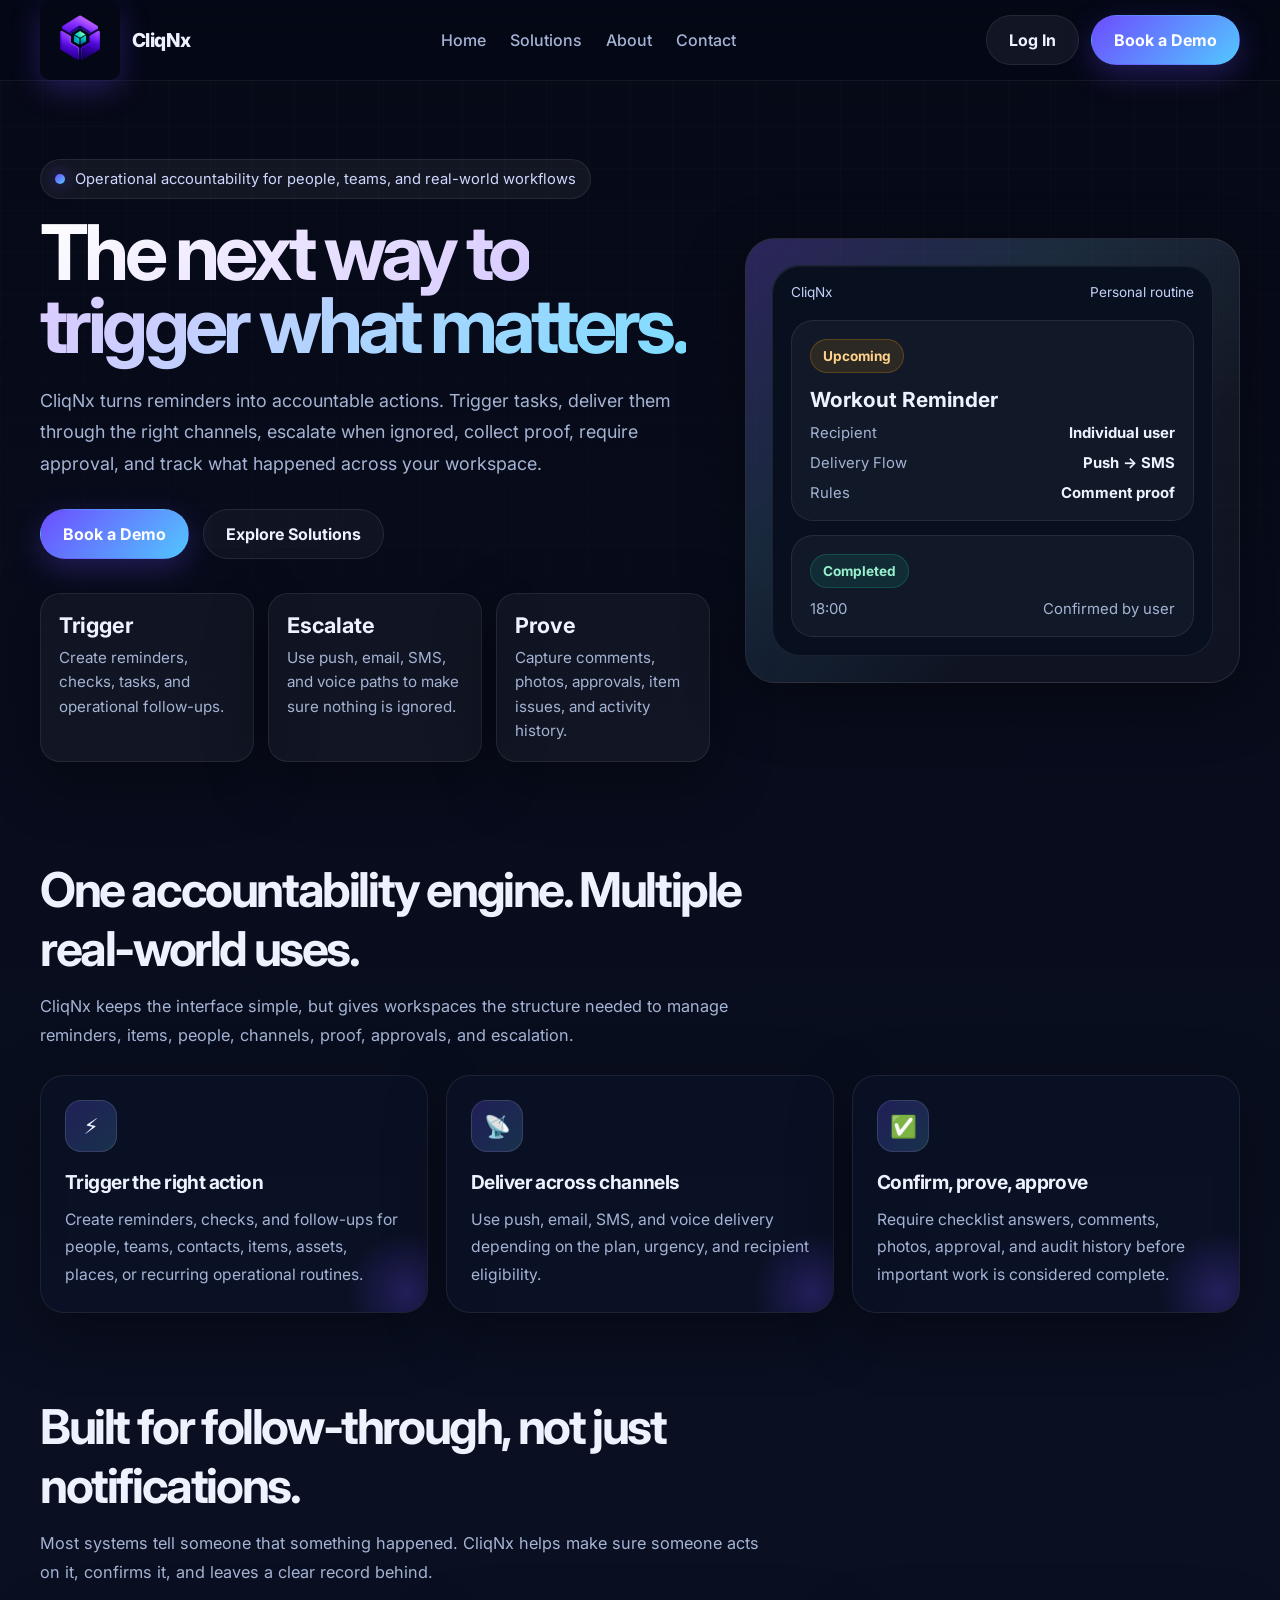
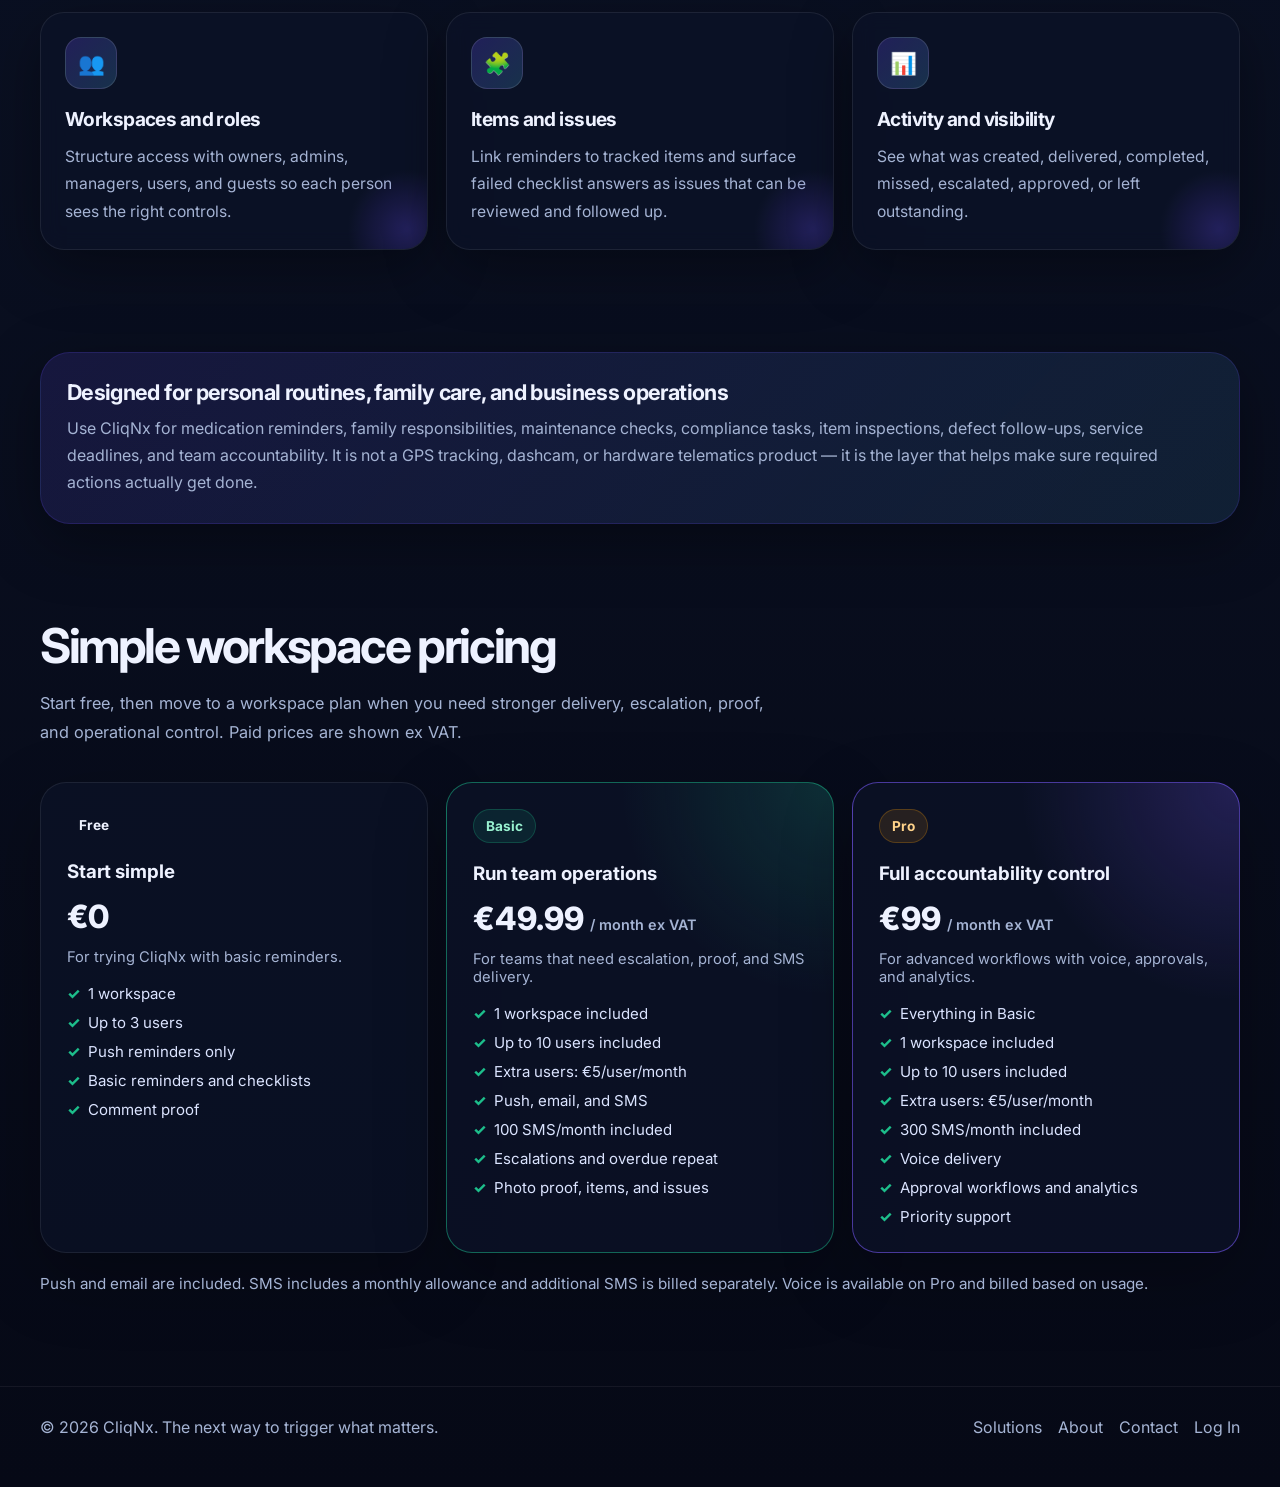
<file: index.html>
<!DOCTYPE html>
<html lang="en">
<head>
  <meta charset="UTF-8" />
  <meta name="viewport" content="width=device-width, initial-scale=1.0" />

  <title>CliqNx | The next way to trigger what matters.</title>

  <meta
    name="description"
    content="CliqNx is an operational accountability platform that helps teams trigger, deliver, escalate, complete, and track the tasks that matter."
  />

  <link rel="icon" type="image/png" href="/assets/cliqnx-favicon.png" />
  <link rel="apple-touch-icon" href="/assets/cliqnx-favicon.png" />

  <link rel="preconnect" href="https://fonts.googleapis.com" />
  <link rel="preconnect" href="https://fonts.gstatic.com" crossorigin />
  <link
    href="https://fonts.googleapis.com/css2?family=Inter:wght@400;500;600;700;800&display=swap"
    rel="stylesheet"
  />

  <link rel="stylesheet" href="assets/styles.css" />

  <style>
    #scenario-content {
      opacity: 1;
      transition: opacity 0.4s ease;
    }

    .nav-actions {
      display: flex;
      align-items: center;
      gap: 12px;
    }

    .btn-login {
      background: rgba(255, 255, 255, 0.06);
      color: var(--text);
      border: 1px solid var(--line);
    }

    .btn-login:hover {
      background: rgba(255, 255, 255, 0.1);
    }

    .brand img {
      height: 80px;
      width: 80px;
      object-fit: contain;
      border-radius: 10px;
    }

    .pricing-grid {
      display: grid;
      grid-template-columns: repeat(3, minmax(0, 1fr));
      gap: 18px;
      margin-top: 34px;
    }

    .price-card {
      position: relative;
      padding: 26px;
      border-radius: 26px;
      background: rgba(12, 18, 39, 0.72);
      border: 1px solid rgba(255, 255, 255, 0.08);
      box-shadow: 0 24px 70px rgba(0, 0, 0, 0.26);
    }

    .price-card.featured {
      border-color: rgba(29, 190, 139, 0.5);
      background:
        radial-gradient(circle at top right, rgba(29, 190, 139, 0.18), transparent 35%),
        rgba(12, 18, 39, 0.82);
    }

    .price-card.premium {
      border-color: rgba(124, 92, 255, 0.55);
      background:
        radial-gradient(circle at top right, rgba(124, 92, 255, 0.22), transparent 36%),
        rgba(12, 18, 39, 0.82);
    }

    .price-tag {
      margin: 16px 0 8px;
      font-size: 2rem;
      line-height: 1;
      font-weight: 800;
      color: #eef2ff;
    }

    .price-tag span {
      font-size: 0.9rem;
      color: #a5b4d4;
      font-weight: 600;
    }

    .price-note {
      color: #a5b4d4;
      font-size: 0.92rem;
      margin-bottom: 18px;
    }

    .price-list {
      display: grid;
      gap: 10px;
      padding: 0;
      margin: 0;
      list-style: none;
    }

    .price-list li {
      color: #dbe4ff;
      font-size: 0.94rem;
    }

    .price-list li::before {
      content: "✓";
      color: #1dbe8b;
      margin-right: 8px;
      font-weight: 800;
    }

    .usage-note {
      margin-top: 18px;
      color: #a5b4d4;
      font-size: 0.95rem;
      line-height: 1.7;
    }

    @media (max-width: 900px) {
      .pricing-grid {
        grid-template-columns: 1fr;
      }

      .nav-actions {
        width: 100%;
        justify-content: flex-start;
        flex-wrap: wrap;
      }
    }
  </style>
</head>

<body>
  <nav class="nav">
    <div class="wrap nav-inner">
      <a class="brand" href="index.html">
        <img src="/assets/cliqnx-favicon.png" alt="CliqNx logo" />
        <span>CliqNx</span>
      </a>

      <div class="nav-links">
        <a href="index.html">Home</a>
        <a href="solutions.html">Solutions</a>
        <a href="about.html">About</a>
        <a href="contact.html">Contact</a>
      </div>

      <div class="nav-actions">
        <a class="btn btn-login" href="https://app.cliqnx.com/">Log In</a>
        <a class="btn btn-primary" href="contact.html">Book a Demo</a>
      </div>
    </div>
  </nav>

  <main>
    <section class="hero">
      <div class="wrap hero-grid">
        <div data-reveal class="visible">
          <div class="eyebrow">
            <span class="glow-dot"></span>
            Operational accountability for people, teams, and real-world workflows
          </div>

          <h1>
            <span class="gradient-text">The next way to trigger what matters.</span>
          </h1>

          <p>
            CliqNx turns reminders into accountable actions. Trigger tasks, deliver them
            through the right channels, escalate when ignored, collect proof, require
            approval, and track what happened across your workspace.
          </p>

          <div class="hero-actions">
            <a class="btn btn-primary" href="contact.html">Book a Demo</a>
            <a class="btn btn-secondary" href="solutions.html">Explore Solutions</a>
          </div>

          <div class="hero-stats">
            <div class="stat" data-reveal>
              <strong>Trigger</strong>
              <span>Create reminders, checks, tasks, and operational follow-ups.</span>
            </div>

            <div class="stat delay-1" data-reveal>
              <strong>Escalate</strong>
              <span>Use push, email, SMS, and voice paths to make sure nothing is ignored.</span>
            </div>

            <div class="stat delay-2" data-reveal>
              <strong>Prove</strong>
              <span>Capture comments, photos, approvals, item issues, and activity history.</span>
            </div>
          </div>
        </div>

        <div class="hero-panel" data-reveal>
          <div class="device">
            <div class="device-top">
              <span>CliqNx</span>
              <span id="scenario-title">Live trigger preview</span>
            </div>

            <div id="scenario-content"></div>
          </div>
        </div>
      </div>
    </section>

    <section>
      <div class="wrap">
        <div class="section-heading" data-reveal>
          <h2>One accountability engine. Multiple real-world uses.</h2>
          <p>
            CliqNx keeps the interface simple, but gives workspaces the structure needed
            to manage reminders, items, people, channels, proof, approvals, and escalation.
          </p>
        </div>

        <div class="card-grid">
          <article class="feature-card" data-reveal>
            <div class="icon-box">⚡</div>
            <h3>Trigger the right action</h3>
            <p>
              Create reminders, checks, and follow-ups for people, teams, contacts,
              items, assets, places, or recurring operational routines.
            </p>
          </article>

          <article class="feature-card delay-1" data-reveal>
            <div class="icon-box">📡</div>
            <h3>Deliver across channels</h3>
            <p>
              Use push, email, SMS, and voice delivery depending on the plan, urgency,
              and recipient eligibility.
            </p>
          </article>

          <article class="feature-card delay-2" data-reveal>
            <div class="icon-box">✅</div>
            <h3>Confirm, prove, approve</h3>
            <p>
              Require checklist answers, comments, photos, approval, and audit history
              before important work is considered complete.
            </p>
          </article>
        </div>
      </div>
    </section>

    <section>
      <div class="wrap">
        <div class="section-heading" data-reveal>
          <h2>Built for follow-through, not just notifications.</h2>
          <p>
            Most systems tell someone that something happened. CliqNx helps make sure
            someone acts on it, confirms it, and leaves a clear record behind.
          </p>
        </div>

        <div class="card-grid">
          <article class="feature-card" data-reveal>
            <div class="icon-box">👥</div>
            <h3>Workspaces and roles</h3>
            <p>
              Structure access with owners, admins, managers, users, and guests so each
              person sees the right controls.
            </p>
          </article>

          <article class="feature-card delay-1" data-reveal>
            <div class="icon-box">🧩</div>
            <h3>Items and issues</h3>
            <p>
              Link reminders to tracked items and surface failed checklist answers as
              issues that can be reviewed and followed up.
            </p>
          </article>

          <article class="feature-card delay-2" data-reveal>
            <div class="icon-box">📊</div>
            <h3>Activity and visibility</h3>
            <p>
              See what was created, delivered, completed, missed, escalated, approved,
              or left outstanding.
            </p>
          </article>
        </div>
      </div>
    </section>

    <section>
      <div class="wrap">
        <div class="band" data-reveal>
          <h3>Designed for personal routines, family care, and business operations</h3>
          <p>
            Use CliqNx for medication reminders, family responsibilities, maintenance
            checks, compliance tasks, item inspections, defect follow-ups, service
            deadlines, and team accountability. It is not a GPS tracking, dashcam, or
            hardware telematics product — it is the layer that helps make sure required
            actions actually get done.
          </p>
        </div>
      </div>
    </section>

    <section>
      <div class="wrap">
        <div class="section-heading" data-reveal>
          <h2>Simple workspace pricing</h2>
          <p>
            Start free, then move to a workspace plan when you need stronger delivery,
            escalation, proof, and operational control. Paid prices are shown ex VAT.
          </p>
        </div>

        <div class="pricing-grid">
          <article class="price-card" data-reveal>
            <div class="status-pill">Free</div>
            <h3>Start simple</h3>
            <div class="price-tag">€0</div>
            <p class="price-note">For trying CliqNx with basic reminders.</p>
            <ul class="price-list">
              <li>1 workspace</li>
              <li>Up to 3 users</li>
              <li>Push reminders only</li>
              <li>Basic reminders and checklists</li>
              <li>Comment proof</li>
            </ul>
          </article>

          <article class="price-card featured delay-1" data-reveal>
            <div class="status-pill status-success">Basic</div>
            <h3>Run team operations</h3>
            <div class="price-tag">€49.99 <span>/ month ex VAT</span></div>
            <p class="price-note">For teams that need escalation, proof, and SMS delivery.</p>
            <ul class="price-list">
              <li>1 workspace included</li>
              <li>Up to 10 users included</li>
              <li>Extra users: €5/user/month</li>
              <li>Push, email, and SMS</li>
              <li>100 SMS/month included</li>
              <li>Escalations and overdue repeat</li>
              <li>Photo proof, items, and issues</li>
            </ul>
          </article>

          <article class="price-card premium delay-2" data-reveal>
            <div class="status-pill status-warning">Pro</div>
            <h3>Full accountability control</h3>
            <div class="price-tag">€99 <span>/ month ex VAT</span></div>
            <p class="price-note">For advanced workflows with voice, approvals, and analytics.</p>
            <ul class="price-list">
              <li>Everything in Basic</li>
              <li>1 workspace included</li>
              <li>Up to 10 users included</li>
              <li>Extra users: €5/user/month</li>
              <li>300 SMS/month included</li>
              <li>Voice delivery</li>
              <li>Approval workflows and analytics</li>
              <li>Priority support</li>
            </ul>
          </article>
        </div>

        <p class="usage-note" data-reveal>
          Push and email are included. SMS includes a monthly allowance and additional
          SMS is billed separately. Voice is available on Pro and billed based on usage.
        </p>
      </div>
    </section>
  </main>

  <footer>
    <div class="wrap footer-inner">
      <span>© 2026 CliqNx. The next way to trigger what matters.</span>

      <div style="display: flex; gap: 16px;">
        <a href="solutions.html">Solutions</a>
        <a href="about.html">About</a>
        <a href="contact.html">Contact</a>
        <a href="https://app.cliqnx.com/">Log In</a>
      </div>
    </div>
  </footer>

  <script>
    const revealEls = document.querySelectorAll("[data-reveal]");

    const observer = new IntersectionObserver((entries) => {
      entries.forEach((entry) => {
        if (entry.isIntersecting) {
          entry.target.classList.add("visible");
          observer.unobserve(entry.target);
        }
      });
    }, { threshold: 0.18 });

    revealEls.forEach((el) => observer.observe(el));

    const scenarios = [
      {
        title: "Personal routine",
        html: `
          <div class="device-card">
            <div class="status-pill status-warning">Upcoming</div>
            <h3 style="margin: 14px 0 0; font-size: 1.3rem;">Workout Reminder</h3>
            <div class="mini-row">
              <span>Recipient</span>
              <strong style="color: #EEF2FF;">Individual user</strong>
            </div>
            <div class="mini-row">
              <span>Delivery Flow</span>
              <strong style="color: #EEF2FF;">Push → SMS</strong>
            </div>
            <div class="mini-row">
              <span>Rules</span>
              <strong style="color: #EEF2FF;">Comment proof</strong>
            </div>
          </div>
          <div class="device-card">
            <div class="status-pill status-success">Completed</div>
            <div class="mini-row">
              <span>18:00</span>
              <span>Confirmed by user</span>
            </div>
          </div>
        `
      },
      {
        title: "Family coordination",
        html: `
          <div class="device-card">
            <div class="status-pill status-warning">Pending</div>
            <h3 style="margin: 14px 0 0; font-size: 1.3rem;">Children Homework Check</h3>
            <div class="mini-row">
              <span>Recipients</span>
              <strong style="color: #EEF2FF;">Child → Parent</strong>
            </div>
            <div class="mini-row">
              <span>Delivery Flow</span>
              <strong style="color: #EEF2FF;">Push → Parent alert</strong>
            </div>
            <div class="mini-row">
              <span>Rules</span>
              <strong style="color: #EEF2FF;">Approval required</strong>
            </div>
          </div>
          <div class="device-card">
            <div class="status-pill status-success">Approved</div>
            <div class="mini-row">
              <span>19:15</span>
              <span>Reviewed by parent</span>
            </div>
          </div>
        `
      },
      {
        title: "Elderly care",
        html: `
          <div class="device-card">
            <div class="status-pill status-warning">Medication due</div>
            <h3 style="margin: 14px 0 0; font-size: 1.3rem;">Morning Medication Reminder</h3>
            <div class="mini-row">
              <span>Recipients</span>
              <strong style="color: #EEF2FF;">Elderly person → Carer</strong>
            </div>
            <div class="mini-row">
              <span>Delivery Flow</span>
              <strong style="color: #EEF2FF;">Push → Voice call</strong>
            </div>
            <div class="mini-row">
              <span>Escalation</span>
              <strong style="color: #EEF2FF;">Notify carer if missed</strong>
            </div>
          </div>
          <div class="device-card">
            <div class="status-pill status-success">Acknowledged</div>
            <div class="mini-row">
              <span>08:10</span>
              <span>Confirmed by carer</span>
            </div>
          </div>
        `
      },
      {
        title: "Business operations",
        html: `
          <div class="device-card">
            <div class="status-pill status-warning">Upcoming check</div>
            <h3 style="margin: 14px 0 0; font-size: 1.3rem;">Forklift FL-03 Safety Check</h3>
            <div class="mini-row">
              <span>Recipients</span>
              <strong style="color: #EEF2FF;">Operator → Supervisor</strong>
            </div>
            <div class="mini-row">
              <span>Delivery Flow</span>
              <strong style="color: #EEF2FF;">Push → SMS → Email</strong>
            </div>
            <div class="mini-row">
              <span>Rules</span>
              <strong style="color: #EEF2FF;">Photo + comment required</strong>
            </div>
          </div>
          <div class="device-card">
            <div class="status-pill status-success">Completed</div>
            <div class="mini-row">
              <span>07:45</span>
              <span>Approved by Manager</span>
            </div>
          </div>
        `
      },
      {
        title: "Maintenance check",
        html: `
          <div class="device-card">
            <div class="status-pill status-warning">Issue raised</div>
            <h3 style="margin: 14px 0 0; font-size: 1.3rem;">Service Check Failed</h3>
            <div class="mini-row">
              <span>Linked item</span>
              <strong style="color: #EEF2FF;">Van 04 · Rear tyre</strong>
            </div>
            <div class="mini-row">
              <span>Checklist</span>
              <strong style="color: #EEF2FF;">Defect captured</strong>
            </div>
            <div class="mini-row">
              <span>Next action</span>
              <strong style="color: #EEF2FF;">Manager follow-up</strong>
            </div>
          </div>
          <div class="device-card">
            <div class="status-pill status-success">Tracked</div>
            <div class="mini-row">
              <span>Issue</span>
              <span>Added to item history</span>
            </div>
          </div>
        `
      }
    ];

    let scenarioIndex = 0;
    const scenarioTitleEl = document.getElementById("scenario-title");
    const scenarioContentEl = document.getElementById("scenario-content");

    function renderScenario(index) {
      scenarioTitleEl.textContent = scenarios[index].title;
      scenarioContentEl.style.opacity = 0;

      setTimeout(() => {
        scenarioContentEl.innerHTML = scenarios[index].html;
        scenarioContentEl.style.opacity = 1;
      }, 200);
    }

    renderScenario(scenarioIndex);

    setInterval(() => {
      scenarioIndex = (scenarioIndex + 1) % scenarios.length;
      renderScenario(scenarioIndex);
    }, 5000);
  </script>
</body>
</html>
</file>
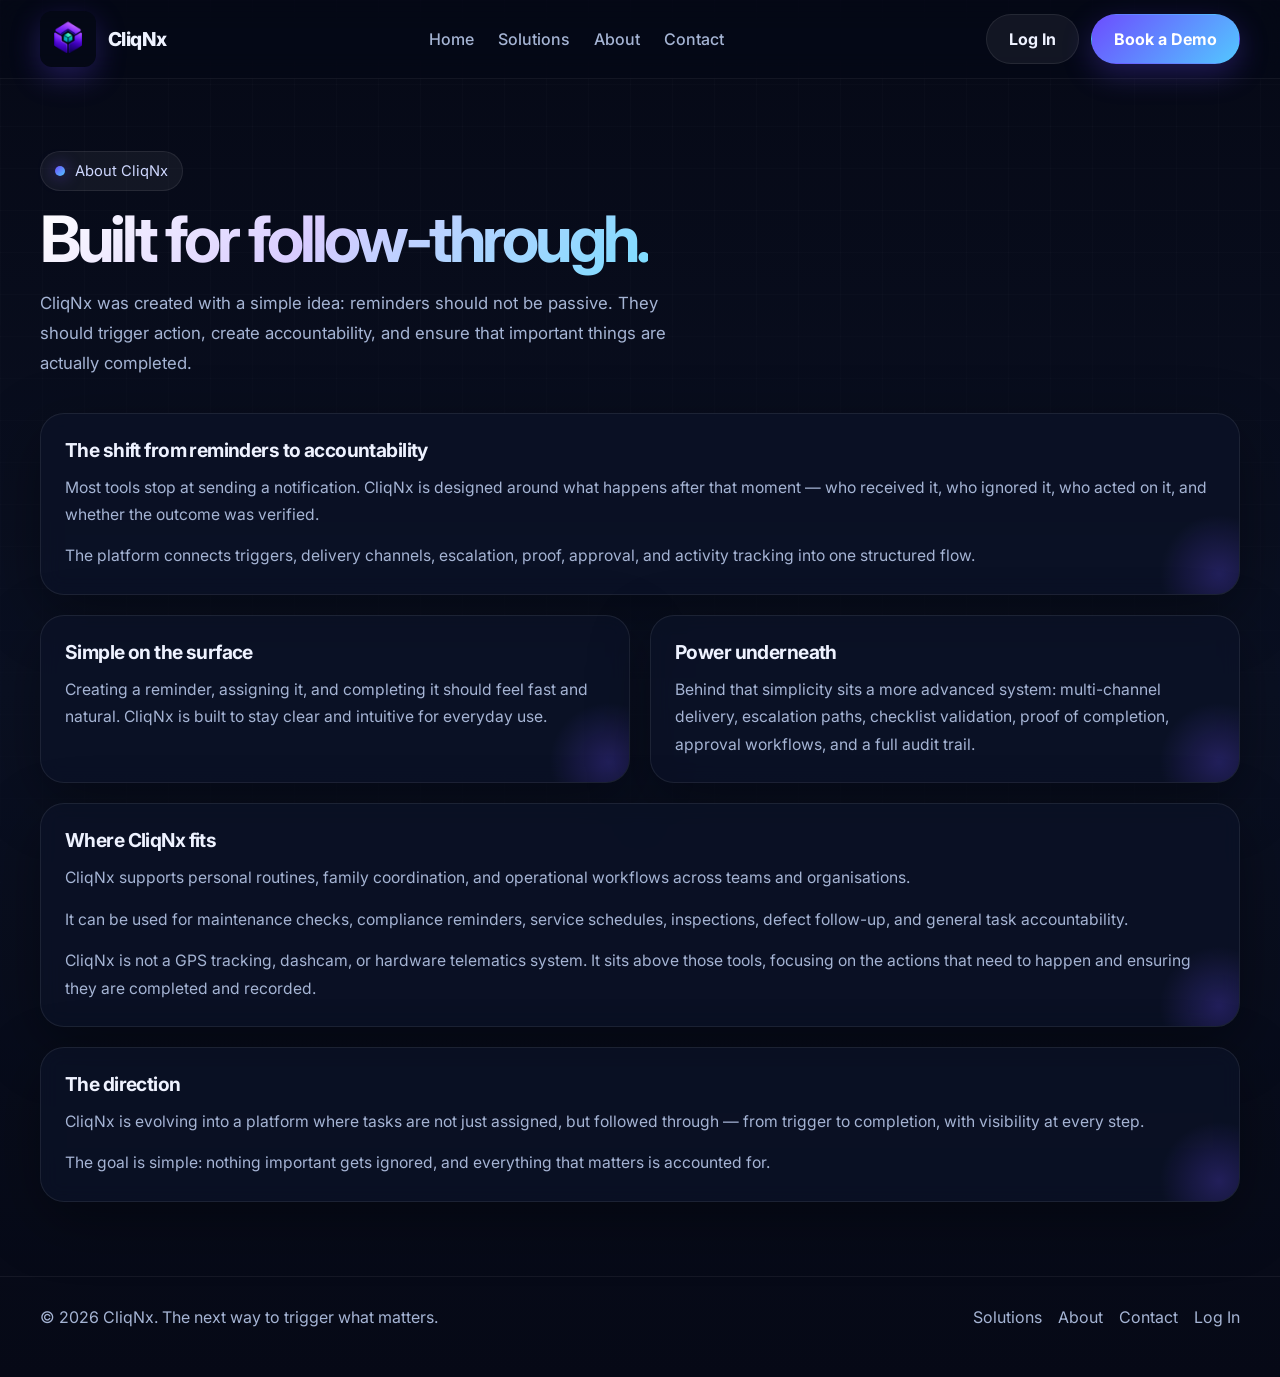
<file: about.html>
<!DOCTYPE html>
<html lang="en">
<head>
  <meta charset="UTF-8" />
  <meta name="viewport" content="width=device-width, initial-scale=1.0" />

  <title>About CliqNx | Operational accountability platform</title>

  <meta
    name="description"
    content="CliqNx is an operational accountability platform built to help people and teams trigger, escalate, complete, and track the work that matters."
  />

  <!-- Favicon -->
  <link rel="icon" type="image/png" href="/assets/cliqnx-favicon.png" />
  <link rel="apple-touch-icon" href="/assets/cliqnx-favicon.png" />

  <link rel="preconnect" href="https://fonts.googleapis.com" />
  <link rel="preconnect" href="https://fonts.gstatic.com" crossorigin />
  <link
    href="https://fonts.googleapis.com/css2?family=Inter:wght@400;500;600;700;800&display=swap"
    rel="stylesheet"
  />

  <link rel="stylesheet" href="assets/styles.css" />

  <style>
    .nav-actions {
      display: flex;
      align-items: center;
      gap: 12px;
    }

    .btn-login {
      background: rgba(255, 255, 255, 0.06);
      color: var(--text);
      border: 1px solid var(--line);
    }

    .btn-login:hover {
      background: rgba(255, 255, 255, 0.1);
    }

    .brand img {
      height: 56px;
      width: 56px;
      object-fit: contain;
      border-radius: 12px;
    }

    @media (max-width: 900px) {
      .nav-actions {
        width: 100%;
        flex-wrap: wrap;
      }
    }
  </style>
</head>

<body>
  <nav class="nav">
    <div class="wrap nav-inner">
      <a class="brand" href="index.html">
        <img src="/assets/cliqnx-favicon.png" alt="CliqNx logo" />
        <span>CliqNx</span>
      </a>

      <div class="nav-links">
        <a href="index.html">Home</a>
        <a href="solutions.html">Solutions</a>
        <a href="about.html">About</a>
        <a href="contact.html">Contact</a>
      </div>

      <div class="nav-actions">
        <a class="btn btn-login" href="https://app.cliqnx.com/">Log In</a>
        <a class="btn btn-primary" href="contact.html">Book a Demo</a>
      </div>
    </div>
  </nav>

  <main>
    <section class="hero hero-compact">
      <div class="wrap">
        <div class="eyebrow">
          <span class="glow-dot"></span>
          About CliqNx
        </div>

        <div class="hero-copy">
          <h1 class="page-title">
            <span class="gradient-text">Built for follow-through.</span>
          </h1>
          <p>
            CliqNx was created with a simple idea: reminders should not be passive.
            They should trigger action, create accountability, and ensure that
            important things are actually completed.
          </p>
        </div>
      </div>
    </section>

    <section style="padding-top: 10px;">
      <div class="wrap stack">

        <article class="card">
          <h2>The shift from reminders to accountability</h2>
          <p>
            Most tools stop at sending a notification. CliqNx is designed around what
            happens after that moment — who received it, who ignored it, who acted on it,
            and whether the outcome was verified.
          </p>
          <p>
            The platform connects triggers, delivery channels, escalation, proof,
            approval, and activity tracking into one structured flow.
          </p>
        </article>

        <div class="split">
          <article class="card">
            <h2>Simple on the surface</h2>
            <p>
              Creating a reminder, assigning it, and completing it should feel fast and
              natural. CliqNx is built to stay clear and intuitive for everyday use.
            </p>
          </article>

          <article class="card">
            <h2>Power underneath</h2>
            <p>
              Behind that simplicity sits a more advanced system: multi-channel delivery,
              escalation paths, checklist validation, proof of completion, approval
              workflows, and a full audit trail.
            </p>
          </article>
        </div>

        <article class="card">
          <h2>Where CliqNx fits</h2>
          <p>
            CliqNx supports personal routines, family coordination, and operational
            workflows across teams and organisations.
          </p>

          <p>
            It can be used for maintenance checks, compliance reminders, service
            schedules, inspections, defect follow-up, and general task accountability.
          </p>

          <p>
            CliqNx is not a GPS tracking, dashcam, or hardware telematics system. It
            sits above those tools, focusing on the actions that need to happen and
            ensuring they are completed and recorded.
          </p>
        </article>

        <article class="card">
          <h2>The direction</h2>
          <p>
            CliqNx is evolving into a platform where tasks are not just assigned, but
            followed through — from trigger to completion, with visibility at every step.
          </p>

          <p>
            The goal is simple: nothing important gets ignored, and everything that
            matters is accounted for.
          </p>
        </article>

      </div>
    </section>
  </main>

  <footer>
    <div class="wrap footer-inner">
      <span>© 2026 CliqNx. The next way to trigger what matters.</span>

      <div style="display: flex; gap: 16px;">
        <a href="solutions.html">Solutions</a>
        <a href="about.html">About</a>
        <a href="contact.html">Contact</a>
        <a href="https://app.cliqnx.com/">Log In</a>
      </div>
    </div>
  </footer>
</body>
</html>
</file>
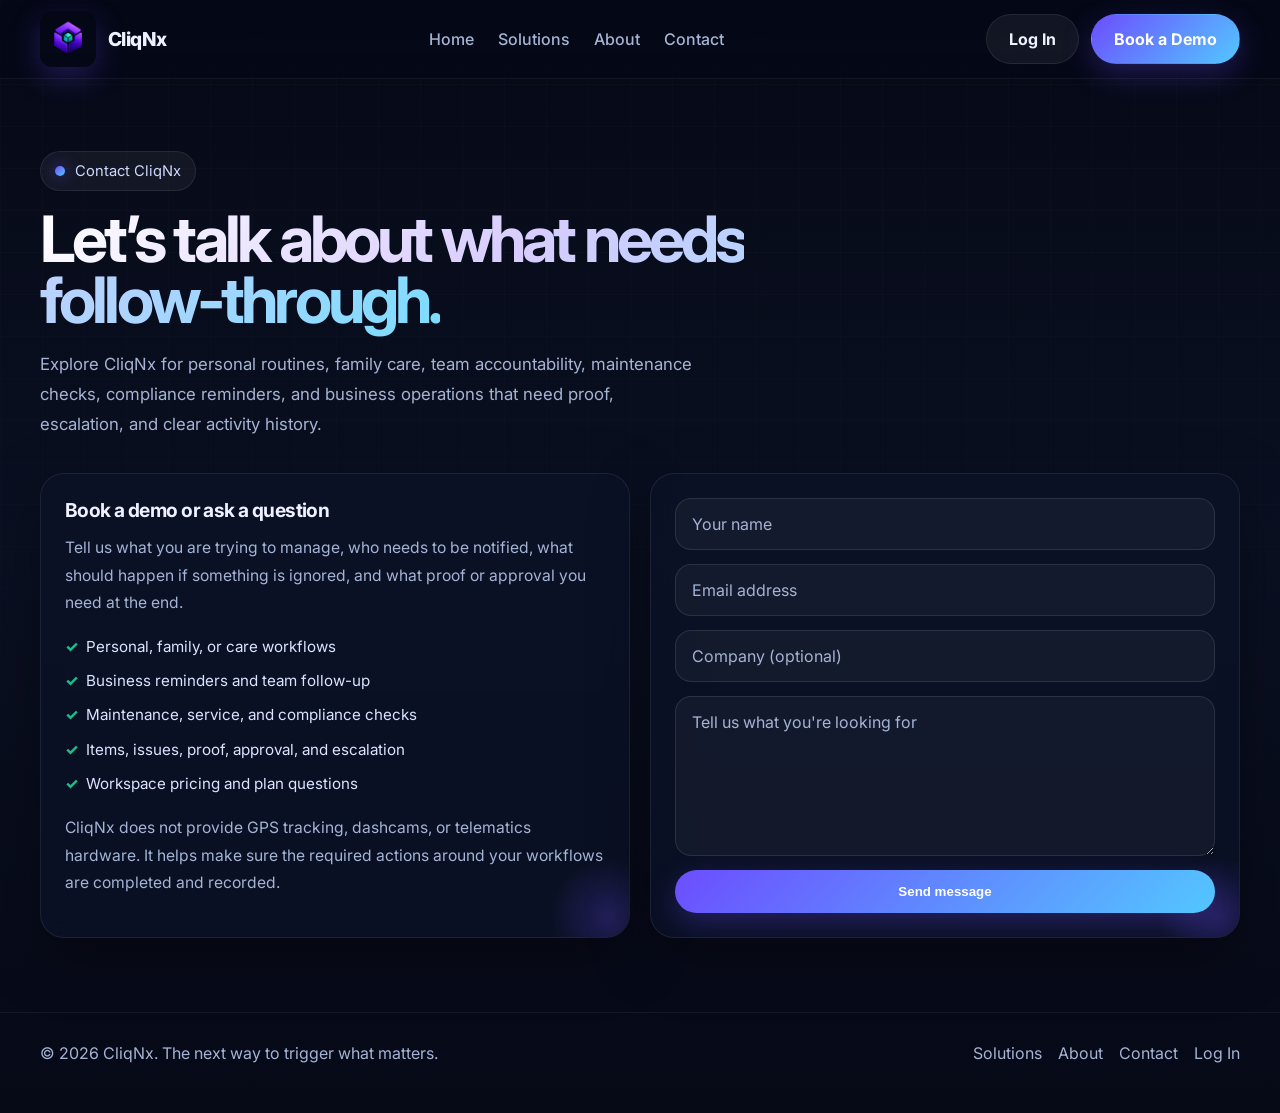
<file: contact.html>
<!DOCTYPE html>
<html lang="en">
<head>
  <meta charset="UTF-8" />
  <meta name="viewport" content="width=device-width, initial-scale=1.0" />

  <title>Contact CliqNx | Book a Demo</title>

  <meta
    name="description"
    content="Contact CliqNx to explore operational accountability workflows for teams, families, care routines, maintenance checks, and business operations."
  />

  <link rel="icon" type="image/png" href="/assets/cliqnx-favicon.png" />
  <link rel="apple-touch-icon" href="/assets/cliqnx-favicon.png" />

  <link rel="preconnect" href="https://fonts.googleapis.com" />
  <link rel="preconnect" href="https://fonts.gstatic.com" crossorigin />
  <link
    href="https://fonts.googleapis.com/css2?family=Inter:wght@400;500;600;700;800&display=swap"
    rel="stylesheet"
  />

  <link rel="stylesheet" href="assets/styles.css" />

  <style>
    .nav-actions {
      display: flex;
      align-items: center;
      gap: 12px;
    }

    .btn-login {
      background: rgba(255, 255, 255, 0.06);
      color: var(--text);
      border: 1px solid var(--line);
    }

    .btn-login:hover {
      background: rgba(255, 255, 255, 0.1);
    }

    .brand img {
      height: 56px;
      width: 56px;
      object-fit: contain;
      border-radius: 12px;
    }

    .contact-list {
      display: grid;
      gap: 10px;
      padding: 0;
      margin: 18px 0 0;
      list-style: none;
    }

    .contact-list li {
      color: #dbe4ff;
      font-size: 0.95rem;
      line-height: 1.6;
    }

    .contact-list li::before {
      content: "✓";
      color: #1dbe8b;
      margin-right: 8px;
      font-weight: 800;
    }

    @media (max-width: 900px) {
      .nav-actions {
        width: 100%;
        flex-wrap: wrap;
      }
    }
  </style>
</head>

<body>
  <nav class="nav">
    <div class="wrap nav-inner">
      <a class="brand" href="index.html">
        <img src="/assets/cliqnx-favicon.png" alt="CliqNx logo" />
        <span>CliqNx</span>
      </a>

      <div class="nav-links">
        <a href="index.html">Home</a>
        <a href="solutions.html">Solutions</a>
        <a href="about.html">About</a>
        <a href="contact.html">Contact</a>
      </div>

      <div class="nav-actions">
        <a class="btn btn-login" href="https://app.cliqnx.com/">Log In</a>
        <a class="btn btn-primary" href="contact.html">Book a Demo</a>
      </div>
    </div>
  </nav>

  <main>
    <section class="hero hero-compact">
      <div class="wrap">
        <div class="eyebrow">
          <span class="glow-dot"></span>
          Contact CliqNx
        </div>

        <div class="hero-copy">
          <h1 class="page-title">
            <span class="gradient-text">Let’s talk about what needs follow-through.</span>
          </h1>
          <p>
            Explore CliqNx for personal routines, family care, team accountability,
            maintenance checks, compliance reminders, and business operations that need
            proof, escalation, and clear activity history.
          </p>
        </div>
      </div>
    </section>

    <section style="padding-top: 10px;">
      <div class="wrap contact-layout">
        <article class="card">
          <h2>Book a demo or ask a question</h2>
          <p>
            Tell us what you are trying to manage, who needs to be notified, what should
            happen if something is ignored, and what proof or approval you need at the end.
          </p>

          <ul class="contact-list">
            <li>Personal, family, or care workflows</li>
            <li>Business reminders and team follow-up</li>
            <li>Maintenance, service, and compliance checks</li>
            <li>Items, issues, proof, approval, and escalation</li>
            <li>Workspace pricing and plan questions</li>
          </ul>

          <p style="margin-top: 18px;">
            CliqNx does not provide GPS tracking, dashcams, or telematics hardware. It helps
            make sure the required actions around your workflows are completed and recorded.
          </p>
        </article>

        <article class="card">
          <form class="contact-form" id="contactForm">
            <input type="text" name="name" placeholder="Your name" required />
            <input type="email" name="email" placeholder="Email address" required />
            <input type="text" name="company" placeholder="Company (optional)" />
            <textarea name="message" placeholder="Tell us what you're looking for" required></textarea>

            <button class="btn btn-primary" type="submit" style="border: none;">
              Send message
            </button>
          </form>

          <div id="form-success" style="display:none; margin-top:12px; color:#98F0CF;">
            Message sent successfully. We will get back to you shortly.
          </div>

          <div id="form-error" style="display:none; margin-top:12px; color:#ff7b7b;">
            Something went wrong. Please try again.
          </div>
        </article>
      </div>
    </section>
  </main>

  <footer>
    <div class="wrap footer-inner">
      <span>© 2026 CliqNx. The next way to trigger what matters.</span>

      <div style="display: flex; gap: 16px;">
        <a href="solutions.html">Solutions</a>
        <a href="about.html">About</a>
        <a href="contact.html">Contact</a>
        <a href="https://app.cliqnx.com/">Log In</a>
      </div>
    </div>
  </footer>

  <script>
    const form = document.getElementById("contactForm");

    form.addEventListener("submit", async (e) => {
      e.preventDefault();

      const formData = new FormData(form);

      const data = {
        name: formData.get("name"),
        email: formData.get("email"),
        company: formData.get("company"),
        message: formData.get("message"),
      };

      try {
        const res = await fetch("https://mobileapp.cliqnx.com/api/contact", {
          method: "POST",
          headers: {
            "Content-Type": "application/json",
          },
          body: JSON.stringify(data),
        });

        if (res.ok) {
          document.getElementById("form-success").style.display = "block";
          document.getElementById("form-error").style.display = "none";
          form.reset();
        } else {
          throw new Error("Failed");
        }
      } catch (err) {
        document.getElementById("form-error").style.display = "block";
        document.getElementById("form-success").style.display = "none";
      }
    });
  </script>
</body>
</html>
</file>
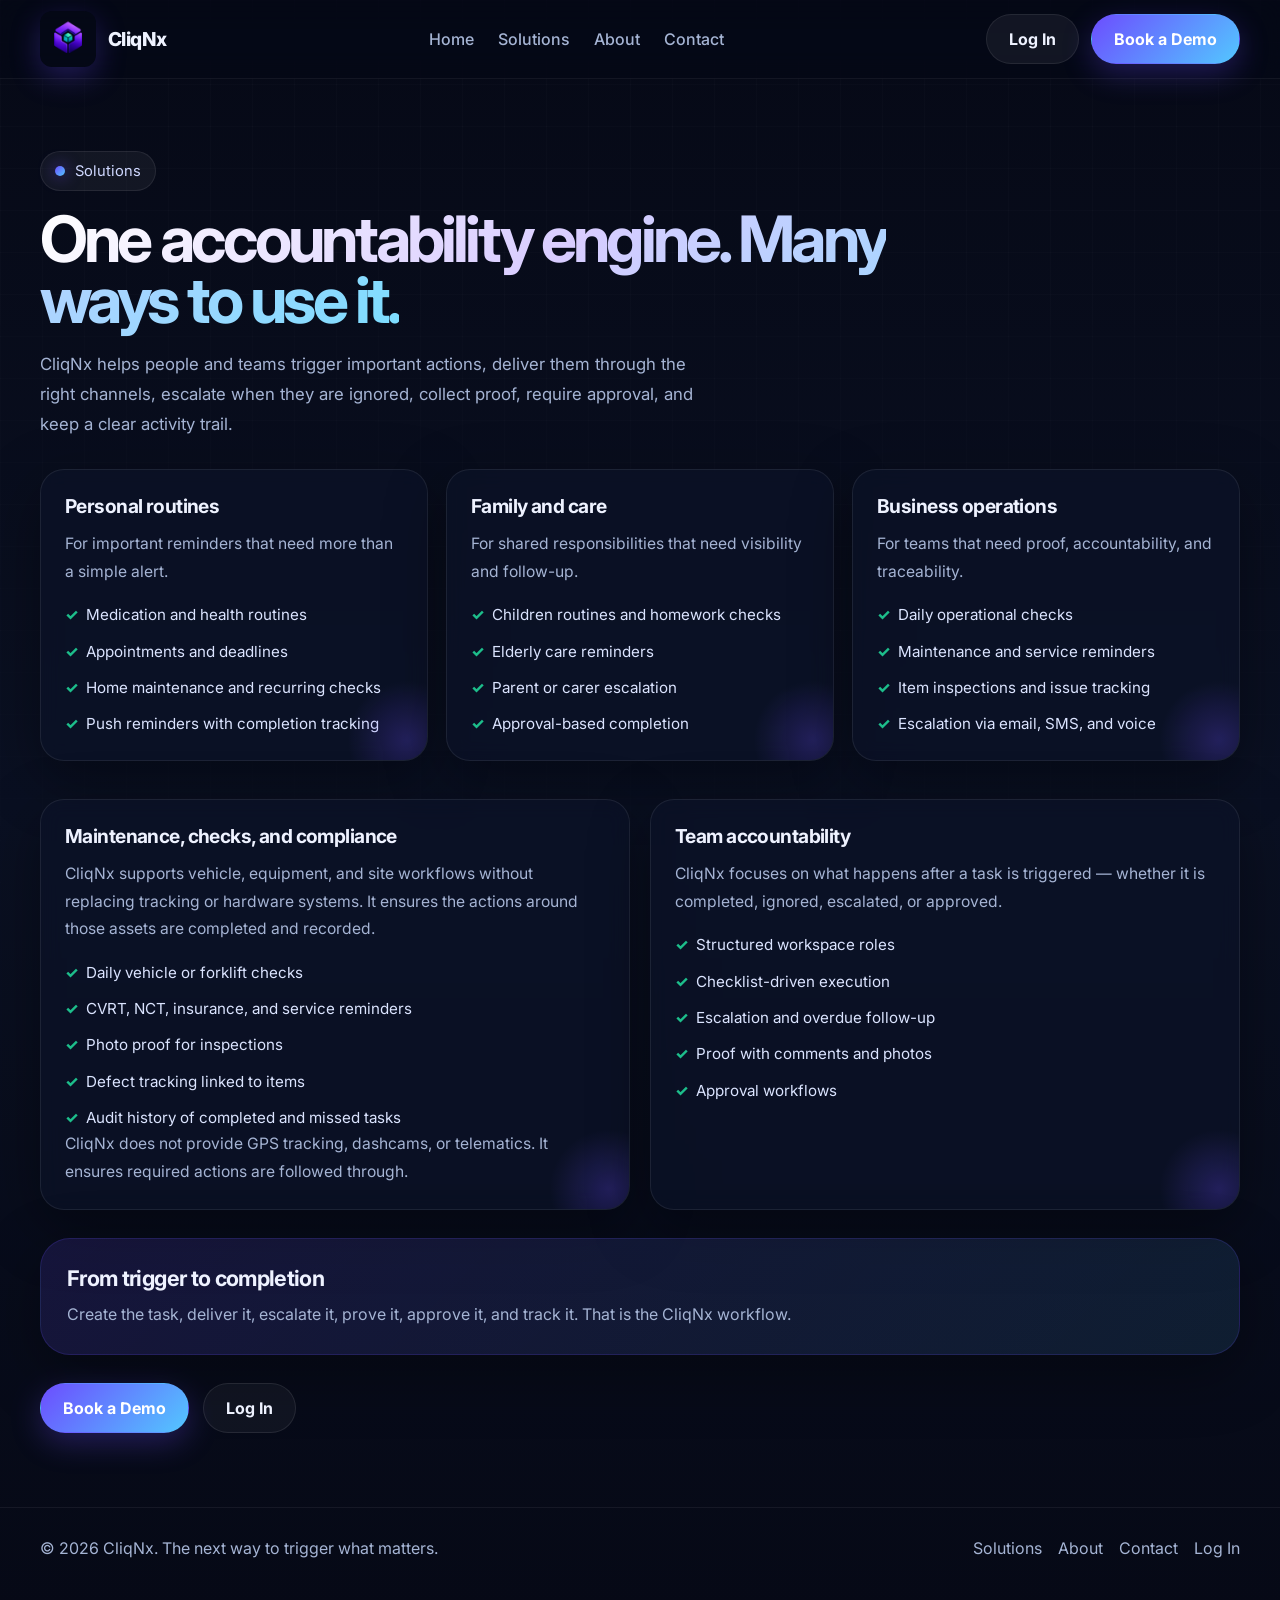
<file: solutions.html>
<!DOCTYPE html>
<html lang="en">
<head>
  <meta charset="UTF-8" />
  <meta name="viewport" content="width=device-width, initial-scale=1.0" />

  <title>CliqNx Solutions | Operational accountability for real-world workflows</title>

  <meta
    name="description"
    content="CliqNx solutions for personal routines, family coordination, elderly care, business operations, maintenance checks, and accountable follow-up workflows."
  />

  <!-- Favicon -->
  <link rel="icon" type="image/png" href="/assets/cliqnx-favicon.png" />
  <link rel="apple-touch-icon" href="/assets/cliqnx-favicon.png" />

  <link rel="preconnect" href="https://fonts.googleapis.com" />
  <link rel="preconnect" href="https://fonts.gstatic.com" crossorigin />
  <link
    href="https://fonts.googleapis.com/css2?family=Inter:wght@400;500;600;700;800&display=swap"
    rel="stylesheet"
  />

  <link rel="stylesheet" href="assets/styles.css" />

  <style>
    .nav-actions {
      display: flex;
      align-items: center;
      gap: 12px;
    }

    .btn-login {
      background: rgba(255, 255, 255, 0.06);
      color: var(--text);
      border: 1px solid var(--line);
    }

    .btn-login:hover {
      background: rgba(255, 255, 255, 0.1);
    }

    .brand img {
      height: 56px;
      width: 56px;
      object-fit: contain;
      border-radius: 12px;
    }

    .solution-list {
      display: grid;
      gap: 12px;
      padding: 0;
      margin: 18px 0 0;
      list-style: none;
    }

    .solution-list li {
      color: #dbe4ff;
      font-size: 0.95rem;
      line-height: 1.6;
    }

    .solution-list li::before {
      content: "✓";
      color: #1dbe8b;
      margin-right: 8px;
      font-weight: 800;
    }

    .solution-note {
      margin-top: 18px;
      color: #a5b4d4;
      font-size: 0.95rem;
      line-height: 1.7;
    }

    @media (max-width: 900px) {
      .nav-actions {
        width: 100%;
        flex-wrap: wrap;
      }
    }
  </style>
</head>

<body>
  <nav class="nav">
    <div class="wrap nav-inner">
      <a class="brand" href="index.html">
        <img src="/assets/cliqnx-favicon.png" alt="CliqNx logo" />
        <span>CliqNx</span>
      </a>

      <div class="nav-links">
        <a href="index.html">Home</a>
        <a href="solutions.html">Solutions</a>
        <a href="about.html">About</a>
        <a href="contact.html">Contact</a>
      </div>

      <div class="nav-actions">
        <a class="btn btn-login" href="https://app.cliqnx.com/">Log In</a>
        <a class="btn btn-primary" href="contact.html">Book a Demo</a>
      </div>
    </div>
  </nav>

  <main>
    <section class="hero hero-compact">
      <div class="wrap">
        <div class="chip">
          <span class="glow-dot"></span>
          Solutions
        </div>

        <div class="hero-copy">
          <h1 class="page-title">
            <span class="gradient-text">One accountability engine. Many ways to use it.</span>
          </h1>
          <p>
            CliqNx helps people and teams trigger important actions, deliver them through
            the right channels, escalate when they are ignored, collect proof, require
            approval, and keep a clear activity trail.
          </p>
        </div>

        <div class="card-grid" style="margin-top: 30px;">
          <article class="card">
            <h3>Personal routines</h3>
            <p>For important reminders that need more than a simple alert.</p>
            <ul class="solution-list">
              <li>Medication and health routines</li>
              <li>Appointments and deadlines</li>
              <li>Home maintenance and recurring checks</li>
              <li>Push reminders with completion tracking</li>
            </ul>
          </article>

          <article class="card">
            <h3>Family and care</h3>
            <p>For shared responsibilities that need visibility and follow-up.</p>
            <ul class="solution-list">
              <li>Children routines and homework checks</li>
              <li>Elderly care reminders</li>
              <li>Parent or carer escalation</li>
              <li>Approval-based completion</li>
            </ul>
          </article>

          <article class="card">
            <h3>Business operations</h3>
            <p>For teams that need proof, accountability, and traceability.</p>
            <ul class="solution-list">
              <li>Daily operational checks</li>
              <li>Maintenance and service reminders</li>
              <li>Item inspections and issue tracking</li>
              <li>Escalation via email, SMS, and voice</li>
            </ul>
          </article>
        </div>
      </div>
    </section>

    <section style="padding-top: 14px;">
      <div class="wrap split">
        <article class="card">
          <h2>Maintenance, checks, and compliance</h2>
          <p>
            CliqNx supports vehicle, equipment, and site workflows without replacing
            tracking or hardware systems. It ensures the actions around those assets
            are completed and recorded.
          </p>
          <ul class="solution-list">
            <li>Daily vehicle or forklift checks</li>
            <li>CVRT, NCT, insurance, and service reminders</li>
            <li>Photo proof for inspections</li>
            <li>Defect tracking linked to items</li>
            <li>Audit history of completed and missed tasks</li>
          </ul>
          <p class="solution-note">
            CliqNx does not provide GPS tracking, dashcams, or telematics. It ensures
            required actions are followed through.
          </p>
        </article>

        <article class="card">
          <h2>Team accountability</h2>
          <p>
            CliqNx focuses on what happens after a task is triggered — whether it is
            completed, ignored, escalated, or approved.
          </p>
          <ul class="solution-list">
            <li>Structured workspace roles</li>
            <li>Checklist-driven execution</li>
            <li>Escalation and overdue follow-up</li>
            <li>Proof with comments and photos</li>
            <li>Approval workflows</li>
          </ul>
        </article>
      </div>

      <div class="wrap">
        <div class="band" style="margin-top: 28px;">
          <h3>From trigger to completion</h3>
          <p>
            Create the task, deliver it, escalate it, prove it, approve it, and track it.
            That is the CliqNx workflow.
          </p>
        </div>
      </div>

      <div class="wrap cta">
        <a class="btn btn-primary" href="contact.html">Book a Demo</a>
        <a class="btn btn-secondary" href="https://app.cliqnx.com/">Log In</a>
      </div>
    </section>
  </main>

  <footer>
    <div class="wrap footer-inner">
      <span>© 2026 CliqNx. The next way to trigger what matters.</span>

      <div style="display: flex; gap: 16px;">
        <a href="solutions.html">Solutions</a>
        <a href="about.html">About</a>
        <a href="contact.html">Contact</a>
        <a href="https://app.cliqnx.com/">Log In</a>
      </div>
    </div>
  </footer>
</body>
</html>
</file>
<file: assets/styles.css>
:root {
  --primary: #6C4DFF;
  --primary-soft: rgba(108, 77, 255, 0.12);
  --primary-border: rgba(108, 77, 255, 0.22);
  --primary-focus: rgba(108, 77, 255, 0.24);
  --primary-2: #53C7FF;

  --success: #1DBE8B;
  --success-soft: rgba(29, 190, 139, 0.12);
  --warning: #F59E0B;
  --warning-soft: rgba(245, 158, 11, 0.12);
  --info: #3B82F6;
  --danger: #EF4444;

  --bg: #050816;
  --bg-soft: #0B1023;
  --bg-panel: #081020;
  --card: rgba(12, 18, 39, 0.72);
  --card-strong: rgba(19, 26, 53, 0.88);
  --line: rgba(255, 255, 255, 0.08);

  --text: #EEF2FF;
  --muted: #A5B4D4;
  --muted-soft: #CFD8FF;

  --glow: 0 10px 30px rgba(108, 77, 255, 0.28);
  --shadow: 0 18px 60px rgba(0, 0, 0, 0.35);

  --radius: 24px;
  --radius-lg: 30px;
  --max: 1200px;
}

* {
  box-sizing: border-box;
}

html {
  scroll-behavior: smooth;
}

body {
  margin: 0;
  font-family: Inter, system-ui, -apple-system, BlinkMacSystemFont, "Segoe UI", sans-serif;
  color: var(--text);
  background:
    radial-gradient(circle at 15% 20%, rgba(83, 199, 255, 0.16), transparent 0 22%),
    radial-gradient(circle at 85% 18%, rgba(108, 77, 255, 0.22), transparent 0 24%),
    radial-gradient(circle at 70% 80%, rgba(29, 190, 139, 0.10), transparent 0 18%),
    linear-gradient(180deg, #060916 0%, #0A1022 50%, #060916 100%);
  min-height: 100vh;
  overflow-x: hidden;
}

body::before {
  content: "";
  position: fixed;
  inset: 0;
  background-image:
    linear-gradient(rgba(255, 255, 255, 0.03) 1px, transparent 1px),
    linear-gradient(90deg, rgba(255, 255, 255, 0.03) 1px, transparent 1px);
  background-size: 42px 42px;
  mask-image: linear-gradient(to bottom, rgba(0, 0, 0, 0.6), rgba(0, 0, 0, 0.15));
  pointer-events: none;
  z-index: 0;
}

a {
  color: inherit;
  text-decoration: none;
}

.wrap {
  width: min(var(--max), calc(100% - 40px));
  margin: 0 auto;
  position: relative;
  z-index: 1;
}

.nav {
  position: sticky;
  top: 0;
  z-index: 30;
  backdrop-filter: blur(14px);
  background: rgba(5, 8, 22, 0.55);
  border-bottom: 1px solid rgba(255, 255, 255, 0.06);
}

.nav-inner {
  display: flex;
  align-items: center;
  justify-content: space-between;
  min-height: 78px;
  gap: 20px;
}

.brand {
  display: inline-flex;
  align-items: center;
  gap: 12px;
  font-weight: 800;
  letter-spacing: -0.03em;
  font-size: 1.2rem;
}

.brand img {
  width: 38px;
  height: 38px;
  border-radius: 10px;
  box-shadow: var(--glow);
  object-fit: cover;
  background: transparent;
}

.nav-links {
  display: flex;
  align-items: center;
  gap: 24px;
  color: var(--muted);
  font-weight: 500;
}

.nav-links a {
  transition: color 0.25s ease;
}

.nav-links a:hover {
  color: var(--text);
}

.btn {
  display: inline-flex;
  align-items: center;
  justify-content: center;
  gap: 10px;
  padding: 14px 22px;
  border-radius: 999px;
  border: 1px solid transparent;
  font-weight: 700;
  transition: transform 0.25s ease, box-shadow 0.25s ease, border-color 0.25s ease, background 0.25s ease;
  cursor: pointer;
}

.btn:hover {
  transform: translateY(-2px);
}

.btn-primary {
  background: linear-gradient(135deg, var(--primary), var(--primary-2));
  box-shadow: var(--glow);
  color: #ffffff;
}

.btn-secondary {
  background: rgba(255, 255, 255, 0.04);
  border-color: rgba(255, 255, 255, 0.09);
  color: var(--text);
}

.hero {
  padding: 78px 0 56px;
}

.hero-compact {
  padding-top: 72px;
  padding-bottom: 24px;
}

.eyebrow,
.chip {
  display: inline-flex;
  align-items: center;
  gap: 10px;
  padding: 10px 14px;
  border-radius: 999px;
  background: rgba(255, 255, 255, 0.05);
  border: 1px solid rgba(255, 255, 255, 0.08);
  color: var(--muted-soft);
  font-size: 0.92rem;
  margin-bottom: 18px;
}

.glow-dot {
  width: 10px;
  height: 10px;
  border-radius: 50%;
  background: linear-gradient(135deg, var(--primary), var(--primary-2));
  box-shadow: 0 0 16px rgba(108, 77, 255, 0.7);
  flex: 0 0 10px;
}

.hero-grid {
  display: grid;
  grid-template-columns: 1.15fr 0.85fr;
  gap: 36px;
  align-items: center;
}

h1 {
  margin: 0;
  font-size: clamp(2.8rem, 6vw, 5rem);
  line-height: 0.95;
  letter-spacing: -0.06em;
}

.page-title {
  margin: 0 0 18px;
  font-size: clamp(2.8rem, 5vw, 4.5rem);
  line-height: 0.95;
  letter-spacing: -0.06em;
}

.gradient-text {
  background: linear-gradient(135deg, #ffffff 0%, #D8CCFF 45%, #7BDDFF 100%);
  -webkit-background-clip: text;
  background-clip: text;
  color: transparent;
}

.hero p,
.hero-copy p {
  margin: 22px 0 0;
  font-size: 1.12rem;
  line-height: 1.75;
  color: var(--muted);
  max-width: 660px;
}

.hero-copy {
  max-width: 860px;
}

.hero-copy p {
  margin-top: 0;
  font-size: 1.05rem;
  line-height: 1.8;
}

.hero-copy p + p {
  margin-top: 16px;
}

.hero-actions {
  display: flex;
  flex-wrap: wrap;
  gap: 14px;
  margin-top: 30px;
}

.hero-stats {
  display: grid;
  grid-template-columns: repeat(3, 1fr);
  gap: 14px;
  margin-top: 34px;
}

.stat {
  padding: 18px;
  border-radius: 20px;
  background: rgba(255, 255, 255, 0.04);
  border: 1px solid rgba(255, 255, 255, 0.08);
  box-shadow: var(--shadow);
}

.stat strong {
  display: block;
  font-size: 1.35rem;
  margin-bottom: 8px;
}

.stat span {
  color: var(--muted);
  font-size: 0.95rem;
  line-height: 1.6;
}

.hero-panel {
  position: relative;
  padding: 26px;
  border-radius: var(--radius-lg);
  background: linear-gradient(180deg, rgba(255, 255, 255, 0.06), rgba(255, 255, 255, 0.03));
  border: 1px solid rgba(255, 255, 255, 0.10);
  box-shadow: var(--shadow);
  overflow: hidden;
}

.hero-panel::before {
  content: "";
  position: absolute;
  inset: -1px;
  background: linear-gradient(
    135deg,
    rgba(108, 77, 255, 0.28),
    rgba(83, 199, 255, 0.12),
    transparent 70%
  );
  opacity: 0.9;
  pointer-events: none;
}

.device {
  position: relative;
  z-index: 1;
  border-radius: 28px;
  padding: 18px;
  background: var(--bg-panel);
  border: 1px solid rgba(255, 255, 255, 0.08);
  box-shadow: inset 0 1px 0 rgba(255, 255, 255, 0.05);
}

.device-top {
  display: flex;
  justify-content: space-between;
  align-items: center;
  color: #C5D0F8;
  font-size: 0.85rem;
  margin-bottom: 20px;
}

.device-card {
  padding: 18px;
  border-radius: 22px;
  background: rgba(255, 255, 255, 0.04);
  border: 1px solid rgba(255, 255, 255, 0.08);
  margin-bottom: 14px;
}

.device-card:last-child {
  margin-bottom: 0;
}

.mini-row {
  display: flex;
  justify-content: space-between;
  gap: 14px;
  align-items: center;
  color: var(--muted);
  margin-top: 12px;
  font-size: 0.93rem;
}

.status-pill {
  display: inline-flex;
  align-items: center;
  gap: 8px;
  padding: 8px 12px;
  border-radius: 999px;
  font-size: 0.85rem;
  font-weight: 700;
}

.status-warning {
  background: var(--warning-soft);
  border: 1px solid rgba(245, 158, 11, 0.24);
  color: #FFD38A;
}

.status-success {
  background: var(--success-soft);
  border: 1px solid rgba(29, 190, 139, 0.24);
  color: #98F0CF;
}

section {
  padding: 42px 0;
}

.section-heading {
  max-width: 740px;
  margin-bottom: 24px;
}

.section-heading h2 {
  margin: 0 0 14px;
  font-size: clamp(2rem, 4vw, 3rem);
  letter-spacing: -0.05em;
}

.section-heading p {
  margin: 0;
  color: var(--muted);
  line-height: 1.8;
  font-size: 1.02rem;
}

.card-grid {
  display: grid;
  grid-template-columns: repeat(3, 1fr);
  gap: 18px;
}

.split {
  display: grid;
  grid-template-columns: 1fr 1fr;
  gap: 20px;
}

.stack {
  display: grid;
  gap: 20px;
}

.card,
.feature-card,
.solution-card,
.contact-card {
  position: relative;
  padding: 24px;
  border-radius: var(--radius);
  background: var(--card);
  border: 1px solid var(--line);
  box-shadow: var(--shadow);
  backdrop-filter: blur(10px);
  overflow: hidden;
  height: 100%;
  transition: transform 0.35s ease, border-color 0.35s ease, box-shadow 0.35s ease;
}

.card:hover,
.feature-card:hover,
.solution-card:hover,
.contact-card:hover {
  transform: translateY(-5px);
  border-color: rgba(108, 77, 255, 0.32);
  box-shadow: 0 20px 70px rgba(0, 0, 0, 0.38), 0 0 0 1px rgba(108, 77, 255, 0.10) inset;
}

.card::after,
.feature-card::after,
.solution-card::after {
  content: "";
  position: absolute;
  inset: auto -40px -40px auto;
  width: 120px;
  height: 120px;
  background: radial-gradient(circle, rgba(108, 77, 255, 0.25) 0%, transparent 70%);
  pointer-events: none;
}

.card h2,
.card h3,
.feature-card h3,
.solution-card h3,
.contact-card h3 {
  margin: 0 0 12px;
  font-size: 1.2rem;
  letter-spacing: -0.03em;
}

.card p,
.feature-card p,
.solution-card p,
.contact-card p {
  margin: 0;
  color: var(--muted);
  line-height: 1.75;
  font-size: 0.98rem;
}

.card p + p {
  margin-top: 14px;
}

.icon-box {
  width: 52px;
  height: 52px;
  border-radius: 16px;
  display: inline-flex;
  align-items: center;
  justify-content: center;
  background: linear-gradient(135deg, rgba(108, 77, 255, 0.24), rgba(83, 199, 255, 0.18));
  border: 1px solid rgba(255, 255, 255, 0.12);
  margin-bottom: 18px;
  font-size: 1.35rem;
}

.band {
  margin: 18px 0 8px;
  padding: 26px;
  border-radius: var(--radius-lg);
  background: linear-gradient(135deg, rgba(108, 77, 255, 0.14), rgba(83, 199, 255, 0.10));
  border: 1px solid rgba(108, 77, 255, 0.18);
  box-shadow: var(--shadow);
  width: 100%;
}

.band h3 {
  margin: 0 0 10px;
  font-size: 1.35rem;
  letter-spacing: -0.03em;
}

.band p {
  margin: 0;
  color: var(--muted);
  line-height: 1.7;
}

.contact-layout {
  display: grid;
  grid-template-columns: 1fr 1fr;
  gap: 20px;
}

.contact-form {
  display: grid;
  gap: 14px;
  position: relative;
  z-index: 1;
}

.contact-form input,
.contact-form textarea {
  width: 100%;
  border: 1px solid rgba(255, 255, 255, 0.10);
  background: rgba(255, 255, 255, 0.04);
  color: var(--text);
  border-radius: 16px;
  padding: 15px 16px;
  font: inherit;
  outline: none;
  transition: border-color 0.25s ease, box-shadow 0.25s ease, transform 0.25s ease;
}

.contact-form input::placeholder,
.contact-form textarea::placeholder {
  color: #A5B4D4;
}

.contact-form input:focus,
.contact-form textarea:focus {
  border-color: rgba(108, 77, 255, 0.56);
  box-shadow: 0 0 0 4px rgba(108, 77, 255, 0.14);
}

.contact-form textarea {
  min-height: 160px;
  resize: vertical;
}

.cta {
  margin-top: 28px;
  display: flex;
  gap: 14px;
  flex-wrap: wrap;
}

footer {
  padding: 30px 0 50px;
  color: var(--muted);
  border-top: 1px solid rgba(255, 255, 255, 0.06);
  margin-top: 32px;
}

.footer-inner {
  display: flex;
  flex-wrap: wrap;
  align-items: center;
  justify-content: space-between;
  gap: 14px;
}

[data-reveal] {
  opacity: 0;
  transform: translateY(28px) scale(0.985);
  transition: opacity 0.9s ease, transform 0.9s cubic-bezier(0.22, 1, 0.36, 1);
  will-change: opacity, transform;
}

[data-reveal].visible {
  opacity: 1;
  transform: translateY(0) scale(1);
}

.delay-1 {
  transition-delay: 0.08s;
}

.delay-2 {
  transition-delay: 0.16s;
}

.delay-3 {
  transition-delay: 0.24s;
}

.delay-4 {
  transition-delay: 0.32s;
}

@media (max-width: 1024px) {
  .hero-grid,
  .contact-layout,
  .split,
  .card-grid,
  .hero-stats {
    grid-template-columns: 1fr;
  }

  .hero {
    padding-top: 54px;
  }

  .hero-compact {
    padding-top: 54px;
  }

  .nav-links {
    display: none;
  }
}

@media (max-width: 640px) {
  .wrap {
    width: min(var(--max), calc(100% - 22px));
  }

  .nav-inner {
    min-height: 72px;
  }

  .btn {
    width: 100%;
  }

  .hero-actions,
  .cta {
    flex-direction: column;
  }

  .section-heading h2 {
    line-height: 1.02;
  }

  .brand span {
    font-size: 1.08rem;
  }
}
</file>
